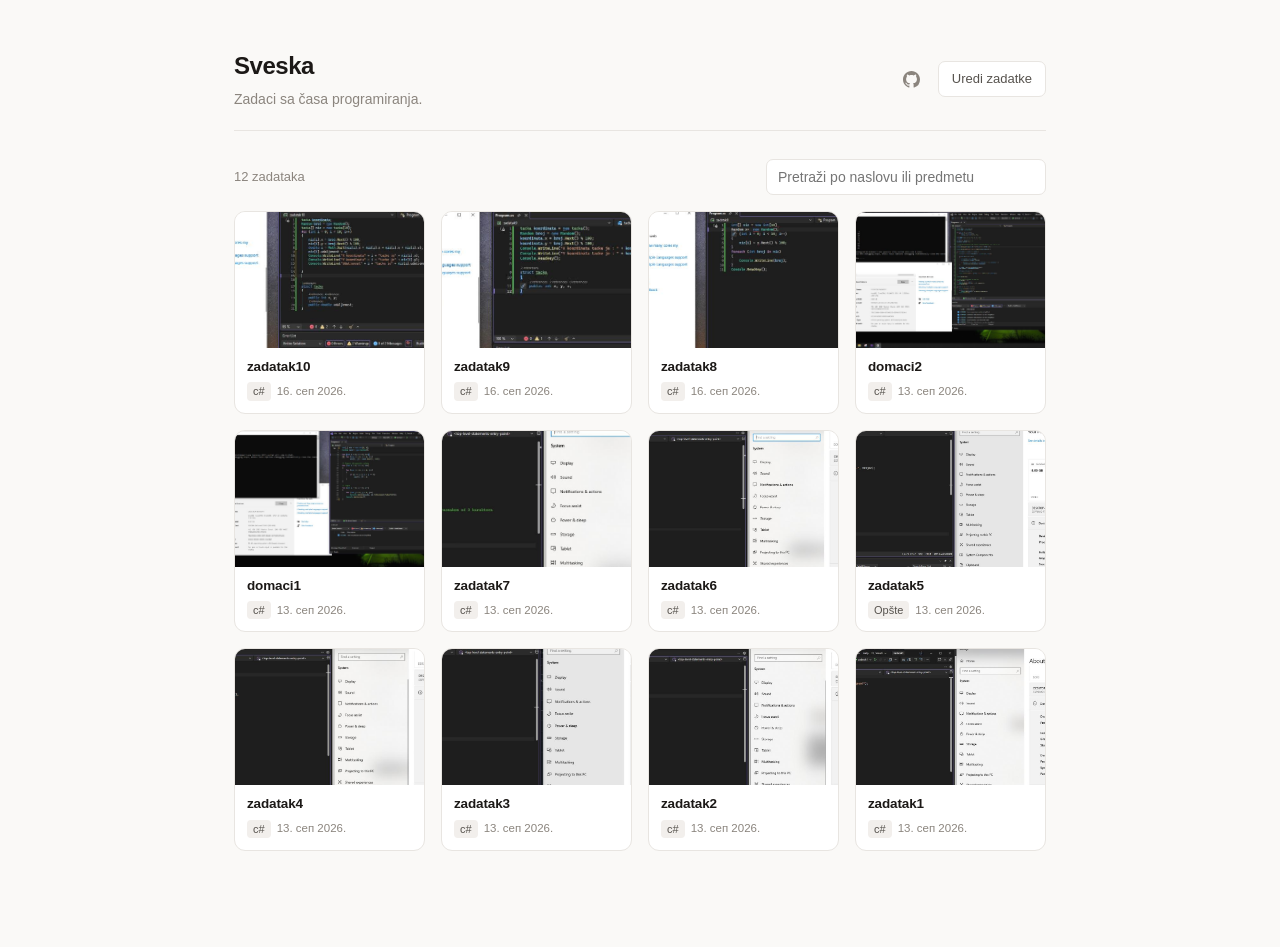
<file: index.html>
<!DOCTYPE html>
<html lang="sr">
<head>
<meta charset="UTF-8">
<meta name="viewport" content="width=device-width, initial-scale=1.0">
<meta name="description" content="Zadaci sa časa programiranja.">
<title>Sveska</title>
<link rel="stylesheet" href="style.css">
</head>
<body>
<div class="wrap">
  <header class="page-head">
    <div>
      <h1>Sveska</h1>
      <p class="sub">Zadaci sa časa programiranja.</p>
    </div>
    <div class="head-actions">
      <a class="icon-link" href="https://github.com/MlazicM" target="_blank" rel="noopener" title="Moj GitHub profil" aria-label="Otvori moj GitHub profil" style="color:#8b857e;text-decoration:none"><svg width="17" height="17" viewBox="0 0 16 16" fill="currentColor" aria-hidden="true"><path d="M8 0C3.58 0 0 3.58 0 8c0 3.54 2.29 6.53 5.47 7.59.4.07.55-.17.55-.38 0-.19-.01-.82-.01-1.49-2.01.37-2.53-.49-2.69-.94-.09-.23-.48-.94-.82-1.13-.28-.15-.68-.52-.01-.53.63-.01 1.08.58 1.23.82.72 1.21 1.87.87 2.33.66.07-.52.28-.87.51-1.07-1.78-.2-3.64-.89-3.64-3.95 0-.87.31-1.59.82-2.15-.08-.2-.36-1.02.08-2.12 0 0 .67-.21 2.2.82.64-.18 1.32-.27 2-.27s1.36.09 2 .27c1.53-1.04 2.2-.82 2.2-.82.44 1.1.16 1.92.08 2.12.51.56.82 1.27.82 2.15 0 3.07-1.87 3.75-3.65 3.95.29.25.54.73.54 1.48 0 1.07-.01 1.93-.01 2.2 0 .21.15.46.55.38A8.01 8.01 0 0 0 16 8c0-4.42-3.58-8-8-8z"/></svg></a>
      <a class="navlink" href="upload.html">Uredi zadatke</a>
    </div>
  </header>

  <div class="toolbar" id="toolbar" hidden>
    <span class="count" id="count"></span>
    <input type="search" class="search" id="search" placeholder="Pretraži po naslovu ili predmetu" aria-label="Pretraži zadatke">
  </div>

  <div id="status" class="empty">Učitavanje.</div>
  <div id="grid" class="grid" hidden></div>
</div>

<div id="modalRoot"></div>

<script>
let allEntries = [];

function esc(s) {
  return String(s == null ? "" : s).replace(/[&<>"']/g, function (c) {
    return { "&": "&amp;", "<": "&lt;", ">": "&gt;", '"': "&quot;", "'": "&#39;" }[c];
  });
}

function fmtDate(ts) {
  const d = new Date(ts);
  if (isNaN(d.getTime())) return "";
  return d.toLocaleDateString("sr-RS", { day: "2-digit", month: "short", year: "numeric" });
}

function cardHtml(e, i) {
  return '<div class="card" tabindex="0" role="button" data-i="' + i + '" aria-label="Otvori zadatak ' + esc(e.title) + '">' +
    '<img src="' + esc(e.imagePath) + '" alt="Zadatak: ' + esc(e.title) + '" loading="lazy">' +
    '<div class="meta">' +
      '<div class="t">' + esc(e.title) + '</div>' +
      '<div class="s"><span class="tag">' + esc(e.subject) + '</span>' + fmtDate(e.createdAt) + '</div>' +
    '</div>' +
  '</div>';
}

function render(entries) {
  const grid = document.getElementById("grid");
  const statusEl = document.getElementById("status");
  const countEl = document.getElementById("count");

  countEl.textContent = entries.length === 1 ? "1 zadatak" : entries.length + " zadataka";

  if (entries.length === 0) {
    grid.hidden = true;
    statusEl.hidden = false;
    statusEl.textContent = allEntries.length === 0
      ? "Nema još nijednog zadatka."
      : "Nijedan zadatak ne odgovara pretrazi.";
    return;
  }

  statusEl.hidden = true;
  grid.hidden = false;
  grid.innerHTML = entries.map(cardHtml).join("");

  grid.querySelectorAll(".card").forEach(function (el) {
    const entry = entries[Number(el.dataset.i)];
    el.addEventListener("click", function () { openModal(entry); });
    el.addEventListener("keydown", function (ev) {
      if (ev.key === "Enter" || ev.key === " ") {
        ev.preventDefault();
        openModal(entry);
      }
    });
  });
}

function applyFilter() {
  const q = document.getElementById("search").value.trim().toLowerCase();
  if (!q) return render(allEntries);
  render(allEntries.filter(function (e) {
    return (e.title || "").toLowerCase().includes(q) ||
           (e.subject || "").toLowerCase().includes(q) ||
           (e.note || "").toLowerCase().includes(q);
  }));
}

let lbState = { scale: 1, x: 0, y: 0, natW: 0, natH: 0, baseW: 0, baseH: 0 };
const MIN_SCALE = 1;
const MAX_SCALE = 8;

function closeModal() {
  document.getElementById("modalRoot").innerHTML = "";
  document.removeEventListener("keydown", onModalKey);
  window.removeEventListener("resize", fitImage);
  document.body.style.overflow = "";
}

function onModalKey(ev) {
  if (ev.key === "Escape") { closeModal(); return; }
  if (ev.key === "+" || ev.key === "=") { ev.preventDefault(); zoomBy(1.3); }
  if (ev.key === "-" || ev.key === "_") { ev.preventDefault(); zoomBy(1 / 1.3); }
  if (ev.key === "0") { ev.preventDefault(); resetZoom(); }
}

function applyTransform() {
  const img = document.getElementById("lbImg");
  if (!img) return;
  img.style.transform = "translate(" + lbState.x + "px, " + lbState.y + "px) scale(" + lbState.scale + ")";
  const out = document.getElementById("lbZoom");
  if (out) out.textContent = Math.round(lbState.scale * 100) + "%";
}

function clampPan() {
  const stage = document.getElementById("lbStage");
  if (!stage) return;
  const sw = stage.clientWidth;
  const sh = stage.clientHeight;
  const w = lbState.baseW * lbState.scale;
  const h = lbState.baseH * lbState.scale;

  if (w <= sw) lbState.x = (sw - w) / 2;
  else lbState.x = Math.min(0, Math.max(sw - w, lbState.x));

  if (h <= sh) lbState.y = (sh - h) / 2;
  else lbState.y = Math.min(0, Math.max(sh - h, lbState.y));
}

function zoomAt(factor, cx, cy) {
  const next = Math.min(MAX_SCALE, Math.max(MIN_SCALE, lbState.scale * factor));
  if (next === lbState.scale) return;
  const ratio = next / lbState.scale;
  lbState.x = cx - (cx - lbState.x) * ratio;
  lbState.y = cy - (cy - lbState.y) * ratio;
  lbState.scale = next;
  clampPan();
  applyTransform();
}

function zoomBy(factor) {
  const stage = document.getElementById("lbStage");
  if (!stage) return;
  zoomAt(factor, stage.clientWidth / 2, stage.clientHeight / 2);
}

function resetZoom() {
  lbState.scale = 1;
  clampPan();
  applyTransform();
}

function fitImage() {
  const stage = document.getElementById("lbStage");
  const img = document.getElementById("lbImg");
  if (!stage || !img) return;
  const sw = stage.clientWidth;
  const sh = stage.clientHeight;
  const ratio = Math.min(sw / lbState.natW, sh / lbState.natH, 1);
  lbState.baseW = lbState.natW * ratio;
  lbState.baseH = lbState.natH * ratio;
  img.style.width = lbState.baseW + "px";
  img.style.height = lbState.baseH + "px";
  img.style.maxWidth = "none";
  img.style.maxHeight = "none";
  resetZoom();
}

function openModal(e) {
  const root = document.getElementById("modalRoot");
  document.body.style.overflow = "hidden";

  root.innerHTML = '<div class="lightbox" id="lb" role="dialog" aria-modal="true" aria-label="' + esc(e.title) + '">' +
    '<div class="lb-bar">' +
      '<div style="min-width:0">' +
        '<div class="lb-title">' + esc(e.title) + '</div>' +
        '<div class="lb-meta"><span class="tag">' + esc(e.subject) + '</span>' + fmtDate(e.createdAt) + '</div>' +
      '</div>' +
      '<div class="lb-tools">' +
        '<button class="lb-btn" id="lbOut" aria-label="Umanji">&minus;</button>' +
        '<span class="lb-zoom" id="lbZoom">100%</span>' +
        '<button class="lb-btn" id="lbIn" aria-label="Uvećaj">+</button>' +
        '<button class="lb-btn" id="lbFit">Uklopi</button>' +
        '<a class="lb-btn" href="' + esc(e.imagePath) + '" target="_blank" rel="noopener">Original</a>' +
        '<button class="lb-btn" id="lbClose" aria-label="Zatvori">&times;</button>' +
      '</div>' +
    '</div>' +
    '<div class="lb-stage" id="lbStage"><img id="lbImg" src="' + esc(e.imagePath) + '" alt="Zadatak: ' + esc(e.title) + '"></div>' +
    (e.note ? '<div class="lb-note">' + esc(e.note) + '</div>' : '') +
    '<div class="lb-hint">Točkić miša ili dupli klik za zumiranje, prevlačenje za pomeranje. Tasteri + i - i 0, Escape zatvara.</div>' +
  '</div>';

  const stage = document.getElementById("lbStage");
  const img = document.getElementById("lbImg");

  function ready() {
    lbState.natW = img.naturalWidth || stage.clientWidth;
    lbState.natH = img.naturalHeight || stage.clientHeight;
    // Wait one frame so the stage has its final height before measuring.
    requestAnimationFrame(fitImage);
  }
  if (img.complete && img.naturalWidth) ready();
  else img.addEventListener("load", ready);

  document.getElementById("lbClose").addEventListener("click", closeModal);
  document.getElementById("lbIn").addEventListener("click", function () { zoomBy(1.35); });
  document.getElementById("lbOut").addEventListener("click", function () { zoomBy(1 / 1.35); });
  document.getElementById("lbFit").addEventListener("click", resetZoom);

  stage.addEventListener("wheel", function (ev) {
    ev.preventDefault();
    const r = stage.getBoundingClientRect();
    zoomAt(ev.deltaY < 0 ? 1.18 : 1 / 1.18, ev.clientX - r.left, ev.clientY - r.top);
  }, { passive: false });

  stage.addEventListener("dblclick", function (ev) {
    if (moved) return;
    const r = stage.getBoundingClientRect();
    if (lbState.scale > 1.05) resetZoom();
    else zoomAt(2.6, ev.clientX - r.left, ev.clientY - r.top);
  });

  let dragging = false;
  let moved = false;
  let startX = 0;
  let startY = 0;
  const pointers = new Map();
  let pinchDist = 0;

  stage.addEventListener("pointerdown", function (ev) {
    pointers.set(ev.pointerId, { x: ev.clientX, y: ev.clientY });
    if (pointers.size === 2) {
      const p = Array.from(pointers.values());
      pinchDist = Math.hypot(p[0].x - p[1].x, p[0].y - p[1].y);
      dragging = false;
      return;
    }
    dragging = true;
    moved = false;
    startX = ev.clientX - lbState.x;
    startY = ev.clientY - lbState.y;
    stage.classList.add("dragging");
    stage.setPointerCapture(ev.pointerId);
  });

  stage.addEventListener("pointermove", function (ev) {
    if (pointers.has(ev.pointerId)) pointers.set(ev.pointerId, { x: ev.clientX, y: ev.clientY });

    if (pointers.size === 2) {
      const p = Array.from(pointers.values());
      const dist = Math.hypot(p[0].x - p[1].x, p[0].y - p[1].y);
      if (pinchDist > 0) {
        const r = stage.getBoundingClientRect();
        zoomAt(dist / pinchDist, (p[0].x + p[1].x) / 2 - r.left, (p[0].y + p[1].y) / 2 - r.top);
      }
      pinchDist = dist;
      return;
    }

    if (!dragging) return;
    moved = true;
    lbState.x = ev.clientX - startX;
    lbState.y = ev.clientY - startY;
    clampPan();
    applyTransform();
  });

  function endPointer(ev) {
    pointers.delete(ev.pointerId);
    if (pointers.size < 2) pinchDist = 0;
    if (pointers.size === 0) {
      dragging = false;
      stage.classList.remove("dragging");
    }
  }
  stage.addEventListener("pointerup", endPointer);
  stage.addEventListener("pointercancel", endPointer);

  window.addEventListener("resize", fitImage);
  document.getElementById("lbClose").focus();
  document.addEventListener("keydown", onModalKey);
}

async function load() {
  const statusEl = document.getElementById("status");
  try {
    const res = await fetch("entries.json?t=" + Date.now(), { cache: "no-store" });
    if (!res.ok) throw new Error("HTTP " + res.status);

    const data = await res.json();
    if (!Array.isArray(data)) throw new Error("neispravan format");

    allEntries = data
      .filter(function (e) { return e && e.imagePath && e.title; })
      .sort(function (a, b) { return (b.createdAt || 0) - (a.createdAt || 0); });

    document.getElementById("toolbar").hidden = allEntries.length === 0;
    document.getElementById("search").addEventListener("input", applyFilter);
    render(allEntries);
  } catch (err) {
    statusEl.hidden = false;
    statusEl.textContent = "Ne mogu da učitam svesku. Osveži stranicu za koji trenutak.";
  }
}

load();
</script>
</body>
</html>
</file>
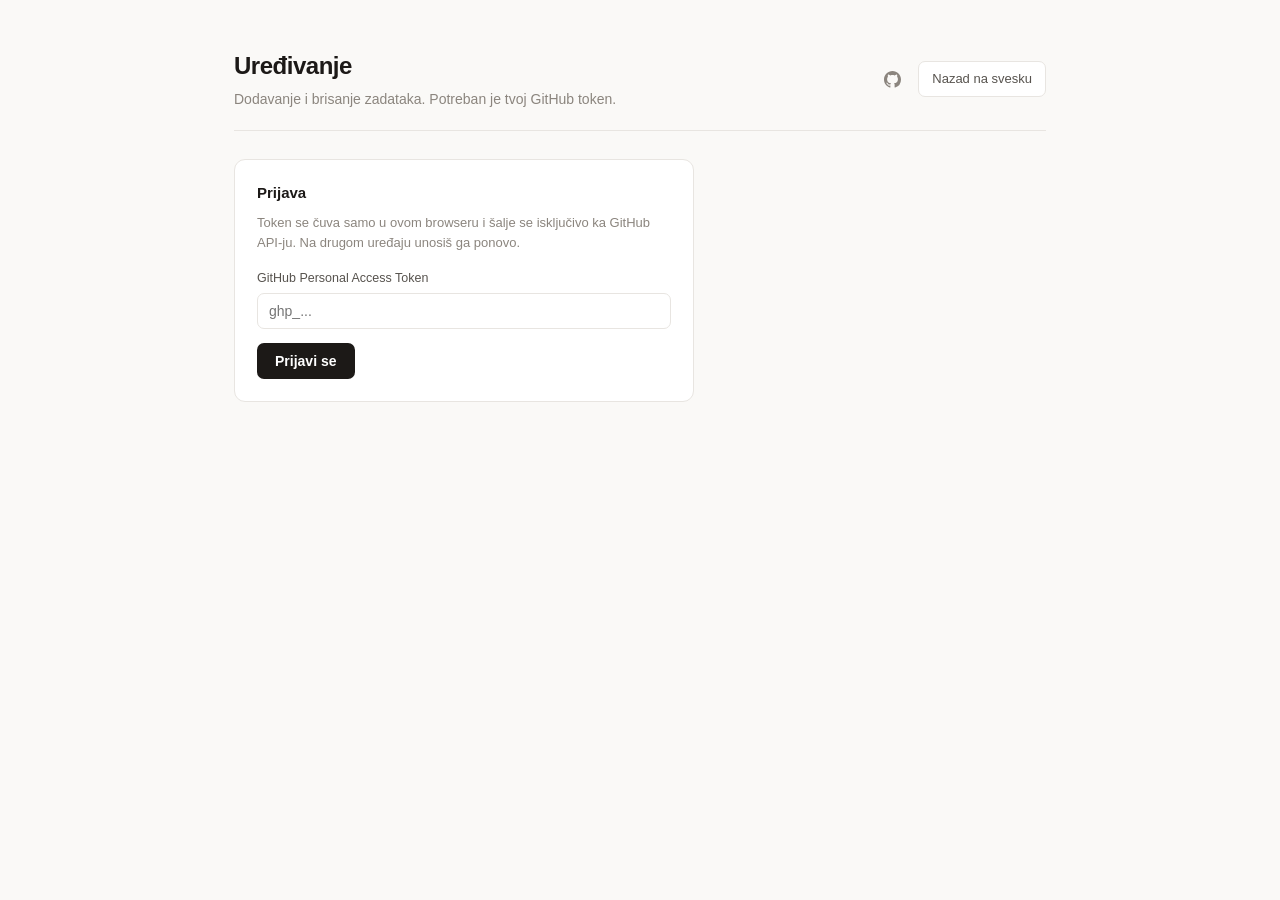
<file: upload.html>
<!DOCTYPE html>
<html lang="sr">
<head>
<meta charset="UTF-8">
<meta name="viewport" content="width=device-width, initial-scale=1.0">
<title>Sveska: uređivanje</title>
<link rel="stylesheet" href="style.css">
</head>
<body>
<div class="wrap">
  <header class="page-head">
    <div>
      <h1>Uređivanje</h1>
      <p class="sub">Dodavanje i brisanje zadataka. Potreban je tvoj GitHub token.</p>
    </div>
    <div class="head-actions">
      <a class="icon-link" href="https://github.com/MlazicM" target="_blank" rel="noopener" title="Moj GitHub profil" aria-label="Otvori moj GitHub profil" style="color:#8b857e;text-decoration:none"><svg width="17" height="17" viewBox="0 0 16 16" fill="currentColor" aria-hidden="true"><path d="M8 0C3.58 0 0 3.58 0 8c0 3.54 2.29 6.53 5.47 7.59.4.07.55-.17.55-.38 0-.19-.01-.82-.01-1.49-2.01.37-2.53-.49-2.69-.94-.09-.23-.48-.94-.82-1.13-.28-.15-.68-.52-.01-.53.63-.01 1.08.58 1.23.82.72 1.21 1.87.87 2.33.66.07-.52.28-.87.51-1.07-1.78-.2-3.64-.89-3.64-3.95 0-.87.31-1.59.82-2.15-.08-.2-.36-1.02.08-2.12 0 0 .67-.21 2.2.82.64-.18 1.32-.27 2-.27s1.36.09 2 .27c1.53-1.04 2.2-.82 2.2-.82.44 1.1.16 1.92.08 2.12.51.56.82 1.27.82 2.15 0 3.07-1.87 3.75-3.65 3.95.29.25.54.73.54 1.48 0 1.07-.01 1.93-.01 2.2 0 .21.15.46.55.38A8.01 8.01 0 0 0 16 8c0-4.42-3.58-8-8-8z"/></svg></a>
      <a class="navlink" href="index.html">Nazad na svesku</a>
    </div>
  </header>

  <form class="gate" id="gateForm">
    <h2>Prijava</h2>
    <p>Token se čuva samo u ovom browseru i šalje se isključivo ka GitHub API-ju. Na drugom uređaju unosiš ga ponovo.</p>
    <div class="field">
      <label class="lbl" for="tokenInput">GitHub Personal Access Token</label>
      <input type="password" id="tokenInput" autocomplete="off" placeholder="ghp_...">
    </div>
    <div id="gateErr" class="err" hidden></div>
    <button type="submit" class="primary" id="saveTokenBtn">Prijavi se</button>
  </form>

  <div id="app" hidden>
    <form class="panel" id="entryForm">
      <h2>Novi zadatak</h2>

      <div class="field field-row">
        <div>
          <label class="lbl" for="naslov">Naslov</label>
          <input type="text" id="naslov" placeholder="npr. Zadatak 3, nizovi">
        </div>
        <div>
          <label class="lbl" for="predmet">Predmet</label>
          <input type="text" id="predmet" placeholder="npr. C, Python">
        </div>
      </div>

      <div class="field">
        <label class="lbl" for="napomena">Napomena</label>
        <textarea id="napomena" placeholder="Opciono: rešenje, zamke, šta ponoviti."></textarea>
      </div>

      <div class="field">
        <span class="lbl">Slika zadatka</span>
        <div class="dropzone">
          <label class="file-label" for="fileInput">Izaberi sliku</label>
          <input type="file" id="fileInput" accept="image/*" hidden>
          <span class="dz-hint" id="dzHint">Slika se automatski smanjuje pre slanja.</span>
          <div id="previewWrap"></div>
        </div>
      </div>

      <div id="formErr" class="err" hidden></div>

      <div class="actions">
        <button type="submit" class="primary" id="submitBtn">Sačuvaj zadatak</button>
        <span id="statusMsg" class="hint"></span>
      </div>
    </form>

    <div class="toolbar">
      <span class="count" id="count"></span>
      <button class="ghost" id="refreshBtn" type="button">Osveži listu</button>
    </div>

    <div id="listStatus" class="empty">Učitavanje.</div>
    <div id="grid" class="grid" hidden></div>

    <div style="margin-top:28px">
      <button class="ghost" id="logoutBtn" type="button">Odjavi se sa ovog uređaja</button>
    </div>
  </div>
</div>

<script>
const OWNER = "MlazicM";
const REPO = "sveska";
const BRANCH = "main";
const API = "https://api.github.com/repos/" + OWNER + "/" + REPO;
const TOKEN_KEY = "sveska_gh_token";
const MAX_RETRIES = 4;

let token = localStorage.getItem(TOKEN_KEY) || "";
let imgDataUrl = null;

function ghHeaders() {
  return {
    Authorization: "Bearer " + token,
    Accept: "application/vnd.github+json",
    "X-GitHub-Api-Version": "2022-11-28"
  };
}

function utf8ToB64(str) {
  return btoa(String.fromCharCode.apply(null, new TextEncoder().encode(str)));
}

function b64ToUtf8(b64) {
  const bin = atob(b64.replace(/\s/g, ""));
  const bytes = new Uint8Array(bin.length);
  for (let i = 0; i < bin.length; i++) bytes[i] = bin.charCodeAt(i);
  return new TextDecoder().decode(bytes);
}

function esc(s) {
  return String(s == null ? "" : s).replace(/[&<>"']/g, function (c) {
    return { "&": "&amp;", "<": "&lt;", ">": "&gt;", '"': "&quot;", "'": "&#39;" }[c];
  });
}

function fmtDate(ts) {
  const d = new Date(ts);
  if (isNaN(d.getTime())) return "";
  return d.toLocaleDateString("sr-RS", { day: "2-digit", month: "short", year: "numeric" });
}

function ghError(status, bodyText) {
  if (status === 401) return "Token nije prihvaćen. Verovatno je istekao ili obrisan.";
  if (status === 403) return "GitHub je odbio zahtev. Token nema dozvolu za pisanje, ili si dostigao limit broja zahteva.";
  if (status === 404) return "Repozitorijum nije pronađen. Proveri da li je token vezan za repo 'sveska'.";
  if (status === 409 || status === 422) return "Fajl je u međuvremenu promenjen. Pokušaj ponovo.";
  return "GitHub greška " + status + ". " + (bodyText || "").slice(0, 160);
}

async function gh(path, options) {
  const res = await fetch(path, Object.assign({ headers: ghHeaders(), cache: "no-store" }, options || {}));
  return res;
}

async function verifyToken() {
  const res = await gh(API);
  if (!res.ok) {
    const err = new Error(ghError(res.status, ""));
    err.status = res.status;
    throw err;
  }
  return true;
}

async function getEntriesFile() {
  const res = await gh(API + "/contents/entries.json?ref=" + BRANCH + "&t=" + Date.now());
  if (res.status === 404) return { entries: [], sha: null };
  if (!res.ok) {
    const err = new Error(ghError(res.status, await res.text()));
    err.status = res.status;
    throw err;
  }
  const data = await res.json();
  let entries = [];
  try {
    entries = JSON.parse(b64ToUtf8(data.content) || "[]");
  } catch (e) {
    throw new Error("entries.json nije ispravan JSON. Popravi ga ručno na GitHub-u.");
  }
  if (!Array.isArray(entries)) throw new Error("entries.json mora biti niz.");
  return { entries: entries, sha: data.sha };
}

async function putFile(path, contentB64, message, sha) {
  const body = { message: message, content: contentB64, branch: BRANCH };
  if (sha) body.sha = sha;
  const res = await gh(API + "/contents/" + path, {
    method: "PUT",
    headers: Object.assign(ghHeaders(), { "Content-Type": "application/json" }),
    body: JSON.stringify(body)
  });
  if (!res.ok) {
    const text = await res.text();
    const err = new Error(ghError(res.status, text));
    err.status = res.status;
    throw err;
  }
  return res.json();
}

async function deleteFile(path, sha, message) {
  const res = await gh(API + "/contents/" + path, {
    method: "DELETE",
    headers: Object.assign(ghHeaders(), { "Content-Type": "application/json" }),
    body: JSON.stringify({ message: message, sha: sha, branch: BRANCH })
  });
  if (!res.ok) {
    const err = new Error(ghError(res.status, await res.text()));
    err.status = res.status;
    throw err;
  }
}

async function deleteImage(imagePath, message) {
  const res = await gh(API + "/contents/" + imagePath + "?ref=" + BRANCH + "&t=" + Date.now());
  if (!res.ok) return false;
  const data = await res.json();
  await deleteFile(imagePath, data.sha, message);
  return true;
}

// Reads entries.json, applies mutate(entries) -> newEntries, writes it back.
// Retries with a fresh sha when GitHub reports a write conflict (409 or 422),
// because another write landed between our read and our write.
async function updateEntriesJson(mutate, message) {
  let lastErr;
  for (let attempt = 0; attempt < MAX_RETRIES; attempt++) {
    const current = await getEntriesFile();
    const newEntries = mutate(current.entries.slice());
    const content = utf8ToB64(JSON.stringify(newEntries, null, 2));
    try {
      await putFile("entries.json", content, message, current.sha);
      return newEntries;
    } catch (err) {
      lastErr = err;
      if (err.status === 409 || err.status === 422) {
        await new Promise(function (r) { setTimeout(r, 250 * (attempt + 1)); });
        continue;
      }
      throw err;
    }
  }
  throw lastErr;
}

function compressImage(file, maxDim, quality) {
  maxDim = maxDim || 1400;
  quality = quality || 0.75;
  return new Promise(function (resolve, reject) {
    if (!file.type.startsWith("image/")) {
      reject(new Error("Izabrani fajl nije slika."));
      return;
    }
    const reader = new FileReader();
    reader.onerror = function () { reject(new Error("Ne mogu da pročitam fajl.")); };
    reader.onload = function (e) {
      const img = new Image();
      img.onerror = function () { reject(new Error("Slika je oštećena ili u nepodržanom formatu.")); };
      img.onload = function () {
        let w = img.naturalWidth;
        let h = img.naturalHeight;
        if (!w || !h) { reject(new Error("Slika nema validne dimenzije.")); return; }
        if (w > maxDim || h > maxDim) {
          const scale = maxDim / Math.max(w, h);
          w = Math.round(w * scale);
          h = Math.round(h * scale);
        }
        const canvas = document.createElement("canvas");
        canvas.width = w;
        canvas.height = h;
        const ctx = canvas.getContext("2d");
        ctx.fillStyle = "#ffffff";
        ctx.fillRect(0, 0, w, h);
        ctx.drawImage(img, 0, 0, w, h);
        resolve(canvas.toDataURL("image/jpeg", quality));
      };
      img.src = e.target.result;
    };
    reader.readAsDataURL(file);
  });
}

function showErr(elId, msg) {
  const el = document.getElementById(elId);
  el.textContent = msg || "";
  el.hidden = !msg;
}

function setBusy(busy, label) {
  const btn = document.getElementById("submitBtn");
  btn.disabled = busy;
  btn.innerHTML = busy ? '<span class="spinner"></span>' + (label || "Snimanje") : "Sačuvaj zadatak";
}

async function refreshList() {
  const listStatus = document.getElementById("listStatus");
  const grid = document.getElementById("grid");
  const countEl = document.getElementById("count");

  listStatus.hidden = false;
  listStatus.textContent = "Učitavanje.";
  grid.hidden = true;

  try {
    const result = await getEntriesFile();
    const entries = result.entries
      .filter(function (e) { return e && e.id && e.title; })
      .sort(function (a, b) { return (b.createdAt || 0) - (a.createdAt || 0); });

    countEl.textContent = entries.length === 1 ? "1 zadatak" : entries.length + " zadataka";

    if (entries.length === 0) {
      listStatus.textContent = "Nema još nijednog zadatka.";
      return;
    }

    listStatus.hidden = true;
    grid.hidden = false;
    grid.innerHTML = entries.map(function (e) {
      return '<div class="card">' +
        '<img src="' + esc(e.imagePath) + '" alt="Zadatak: ' + esc(e.title) + '" loading="lazy">' +
        '<button class="del-btn" type="button" data-id="' + esc(e.id) + '" data-title="' + esc(e.title) + '">Obriši</button>' +
        '<div class="meta">' +
          '<div class="t">' + esc(e.title) + '</div>' +
          '<div class="s"><span class="tag">' + esc(e.subject || "Opšte") + '</span>' + fmtDate(e.createdAt) + '</div>' +
        '</div>' +
      '</div>';
    }).join("");

    grid.querySelectorAll(".del-btn").forEach(function (btn) {
      btn.addEventListener("click", function (ev) {
        ev.stopPropagation();
        if (!confirm('Obrisati zadatak "' + btn.dataset.title + '"?')) return;
        removeEntry(btn.dataset.id, btn, btn.dataset.title);
      });
    });
  } catch (err) {
    listStatus.hidden = false;
    listStatus.textContent = "Ne mogu da učitam listu. " + err.message;
  }
}

async function removeEntry(id, btn, title) {
  if (btn) { btn.disabled = true; btn.textContent = "Brisanje"; }
  try {
    let target = null;
    await updateEntriesJson(function (entries) {
      target = entries.find(function (e) { return e.id === id; }) || null;
      return entries.filter(function (e) { return e.id !== id; });
    }, "Ukloni zadatak: " + (title || id));

    if (target && target.imagePath) {
      try {
        await deleteImage(target.imagePath, "Ukloni sliku: " + target.title);
      } catch (e) {
        // Entry is already gone from the list, so a leftover image file is
        // harmless. Not worth failing the delete over.
      }
    }
    await refreshList();
  } catch (err) {
    alert("Brisanje nije uspelo. " + err.message);
    if (btn) { btn.disabled = false; btn.textContent = "Obriši"; }
  }
}

document.getElementById("fileInput").addEventListener("change", async function (e) {
  const file = e.target.files[0];
  if (!file) return;
  showErr("formErr", "");
  const hint = document.getElementById("dzHint");
  hint.textContent = "Obrada slike.";
  try {
    imgDataUrl = await compressImage(file);
    const kb = Math.round((imgDataUrl.length * 0.75) / 1024);
    hint.textContent = "Spremno, oko " + kb + " KB.";
    const wrap = document.getElementById("previewWrap");
    wrap.innerHTML = '<div class="preview-thumb"><img src="' + imgDataUrl + '" alt="Pregled"><button type="button" id="clearImgBtn" aria-label="Ukloni sliku">&times;</button></div>';
    document.getElementById("clearImgBtn").addEventListener("click", function () {
      imgDataUrl = null;
      wrap.innerHTML = "";
      document.getElementById("fileInput").value = "";
      hint.textContent = "Slika se automatski smanjuje pre slanja.";
    });
  } catch (err) {
    imgDataUrl = null;
    hint.textContent = "Slika se automatski smanjuje pre slanja.";
    showErr("formErr", err.message);
  }
});

document.getElementById("entryForm").addEventListener("submit", async function (e) {
  e.preventDefault();
  showErr("formErr", "");

  const naslov = document.getElementById("naslov").value.trim();
  const predmet = document.getElementById("predmet").value.trim() || "Opšte";
  const napomena = document.getElementById("napomena").value.trim();
  const statusMsg = document.getElementById("statusMsg");

  if (!naslov) {
    showErr("formErr", "Unesi naslov zadatka.");
    document.getElementById("naslov").focus();
    return;
  }
  if (!imgDataUrl) {
    showErr("formErr", "Dodaj sliku zadatka.");
    return;
  }

  setBusy(true, "Slanje slike");
  statusMsg.textContent = "";

  const id = String(Date.now()) + "-" + Math.random().toString(36).slice(2, 8);
  const imagePath = "images/" + id + ".jpg";
  let imageUploaded = false;

  try {
    await putFile(imagePath, imgDataUrl.split(",")[1], "Dodaj sliku: " + naslov);
    imageUploaded = true;

    setBusy(true, "Upisivanje");
    await updateEntriesJson(function (entries) {
      entries.push({
        id: id,
        title: naslov,
        subject: predmet,
        note: napomena,
        imagePath: imagePath,
        createdAt: Date.now()
      });
      return entries;
    }, "Dodaj zadatak: " + naslov);

    document.getElementById("naslov").value = "";
    document.getElementById("predmet").value = "";
    document.getElementById("napomena").value = "";
    document.getElementById("previewWrap").innerHTML = "";
    document.getElementById("fileInput").value = "";
    document.getElementById("dzHint").textContent = "Slika se automatski smanjuje pre slanja.";
    imgDataUrl = null;

    statusMsg.innerHTML = '<span class="ok-msg">Sačuvano.</span>';
    setTimeout(function () { statusMsg.textContent = ""; }, 4000);
    await refreshList();
  } catch (err) {
    // If the image landed but the index write failed, remove the image so it
    // does not sit in the repo unreferenced by any entry.
    if (imageUploaded) {
      try {
        await deleteImage(imagePath, "Poništi nedovršeni upload: " + naslov);
      } catch (e) {}
    }
    showErr("formErr", "Snimanje nije uspelo. " + err.message);
  } finally {
    setBusy(false);
  }
});

document.getElementById("gateForm").addEventListener("submit", async function (e) {
  e.preventDefault();
  const val = document.getElementById("tokenInput").value.trim();
  const btn = document.getElementById("saveTokenBtn");
  showErr("gateErr", "");

  if (!val) {
    showErr("gateErr", "Unesi token.");
    return;
  }

  btn.disabled = true;
  btn.textContent = "Provera";
  const previous = token;
  token = val;

  try {
    await verifyToken();
    localStorage.setItem(TOKEN_KEY, token);
    document.getElementById("tokenInput").value = "";
    enterApp();
  } catch (err) {
    token = previous;
    showErr("gateErr", err.message);
  } finally {
    btn.disabled = false;
    btn.textContent = "Prijavi se";
  }
});

document.getElementById("refreshBtn").addEventListener("click", refreshList);

document.getElementById("logoutBtn").addEventListener("click", function () {
  if (!confirm("Ukloniti token sa ovog uređaja?")) return;
  localStorage.removeItem(TOKEN_KEY);
  location.reload();
});

function enterApp() {
  document.getElementById("gateForm").hidden = true;
  document.getElementById("app").hidden = false;
  refreshList();
}

(async function init() {
  if (!token) return;
  try {
    await verifyToken();
    enterApp();
  } catch (err) {
    localStorage.removeItem(TOKEN_KEY);
    token = "";
    showErr("gateErr", "Prethodni token više ne važi. Unesi novi.");
  }
})();
</script>
</body>
</html>
</file>
<file: style.css>
:root {
  --paper: #faf9f7;
  --card: #ffffff;
  --ink: #1c1917;
  --ink-soft: #57534e;
  --muted: #8b857e;
  --line: #e8e5e1;
  --line-soft: #f2efec;
  --accent: #1c1917;
  --danger: #b3261e;
  --ok: #2d6a4f;
  --shadow: 0 1px 2px rgba(28, 25, 23, 0.04), 0 4px 12px rgba(28, 25, 23, 0.05);
}

* { box-sizing: border-box; }

html { -webkit-text-size-adjust: 100%; }

body {
  margin: 0;
  background: var(--paper);
  color: var(--ink);
  font-family: ui-sans-serif, -apple-system, BlinkMacSystemFont, "Segoe UI", Roboto, sans-serif;
  line-height: 1.5;
}

.wrap {
  max-width: 860px;
  margin: 0 auto;
  padding: 48px 24px 96px;
}

.page-head {
  display: flex;
  align-items: center;
  justify-content: space-between;
  gap: 16px;
  padding-bottom: 20px;
  border-bottom: 1px solid var(--line);
  margin-bottom: 28px;
  flex-wrap: wrap;
}

.page-head > div:first-child { min-width: 0; }

h1 {
  font-size: 24px;
  font-weight: 650;
  letter-spacing: -0.02em;
  margin: 0;
}

.sub {
  color: var(--muted);
  font-size: 14px;
  margin: 5px 0 0;
}

.navlink {
  display: inline-flex;
  align-items: center;
  gap: 6px;
  color: var(--ink-soft);
  font-size: 13px;
  font-weight: 500;
  text-decoration: none;
  border: 1px solid var(--line);
  background: var(--card);
  border-radius: 7px;
  padding: 7px 13px;
  white-space: nowrap;
  transition: border-color 0.15s, color 0.15s;
}
.navlink:hover { border-color: #d6d1cb; color: var(--ink); }

.toolbar {
  display: flex;
  align-items: center;
  justify-content: space-between;
  gap: 12px;
  margin-bottom: 16px;
  flex-wrap: wrap;
}

.count { font-size: 13px; color: var(--muted); }

.search { flex: 1; min-width: 180px; max-width: 280px; }

.grid {
  display: grid;
  grid-template-columns: repeat(auto-fill, minmax(170px, 1fr));
  grid-auto-rows: 1fr;
  gap: 16px;
  align-items: stretch;
}

.card {
  background: var(--card);
  border: 1px solid var(--line);
  border-radius: 11px;
  overflow: hidden;
  cursor: pointer;
  position: relative;
  display: flex;
  flex-direction: column;
  height: 100%;
  transition: border-color 0.15s, box-shadow 0.15s, transform 0.15s;
}
.card:hover {
  border-color: #d6d1cb;
  box-shadow: var(--shadow);
  transform: translateY(-1px);
}
.card:focus-visible { outline: 2px solid var(--ink); outline-offset: 2px; }

.card img {
  width: 100%;
  height: 136px;
  flex-shrink: 0;
  object-fit: cover;
  display: block;
  background: var(--line-soft);
}

.card .meta {
  padding: 10px 12px 12px;
  display: flex;
  flex-direction: column;
  flex: 1;
  min-width: 0;
}

.card .meta .t {
  font-size: 13.5px;
  font-weight: 600;
  letter-spacing: -0.01em;
  line-height: 1.35;
  display: -webkit-box;
  -webkit-line-clamp: 2;
  -webkit-box-orient: vertical;
  overflow: hidden;
  word-break: break-word;
}

.card .meta .s {
  font-size: 11.5px;
  color: var(--muted);
  margin-top: auto;
  padding-top: 6px;
  display: flex;
  align-items: center;
  gap: 6px;
  flex-wrap: wrap;
}

.tag {
  display: inline-block;
  background: var(--line-soft);
  color: var(--ink-soft);
  border-radius: 4px;
  padding: 1px 6px;
  font-size: 11px;
  font-weight: 500;
  max-width: 100%;
  overflow: hidden;
  text-overflow: ellipsis;
  white-space: nowrap;
}

.empty {
  text-align: center;
  padding: 72px 20px;
  color: var(--muted);
  font-size: 14px;
  border: 1px dashed var(--line);
  border-radius: 11px;
  background: rgba(255, 255, 255, 0.5);
}

.overlay {
  position: fixed;
  inset: 0;
  background: rgba(28, 25, 23, 0.55);
  display: flex;
  align-items: center;
  justify-content: center;
  padding: 20px;
  z-index: 50;
}

.modal {
  background: var(--card);
  border-radius: 12px;
  max-width: 560px;
  width: 100%;
  max-height: 88vh;
  overflow-y: auto;
  box-shadow: 0 12px 40px rgba(28, 25, 23, 0.22);
}

.modal img {
  width: 100%;
  max-height: 56vh;
  object-fit: contain;
  background: var(--line-soft);
  display: block;
}

.modal .body { padding: 18px 20px 20px; }

.modal .row {
  display: flex;
  justify-content: space-between;
  align-items: flex-start;
  gap: 12px;
}

.modal h2 {
  font-size: 17px;
  font-weight: 650;
  letter-spacing: -0.01em;
  margin: 0;
}

.modal .close {
  background: none;
  border: none;
  cursor: pointer;
  font-size: 22px;
  color: var(--muted);
  line-height: 1;
  padding: 0 4px;
}
.modal .close:hover { color: var(--ink); }

.modal .stamp {
  font-size: 12px;
  color: var(--muted);
  margin-top: 5px;
  display: flex;
  align-items: center;
  gap: 7px;
}

.modal .note {
  font-size: 14px;
  margin-top: 14px;
  padding-top: 14px;
  border-top: 1px solid var(--line-soft);
  color: var(--ink-soft);
  white-space: pre-wrap;
}

.panel {
  background: var(--card);
  border: 1px solid var(--line);
  border-radius: 11px;
  padding: 20px;
  margin-bottom: 32px;
}

.panel h2 {
  font-size: 15px;
  font-weight: 600;
  margin: 0 0 16px;
  letter-spacing: -0.01em;
}

.field { margin-bottom: 14px; }

.field-row { display: grid; grid-template-columns: 1fr 1fr; gap: 12px; }

@media (max-width: 540px) {
  .field-row { grid-template-columns: 1fr; }
  .wrap { padding: 32px 16px 72px; }
}

label.lbl {
  display: block;
  font-size: 12.5px;
  font-weight: 500;
  color: var(--ink-soft);
  margin-bottom: 5px;
}

input[type=text],
input[type=password],
input[type=search],
textarea {
  width: 100%;
  border: 1px solid var(--line);
  border-radius: 7px;
  padding: 9px 11px;
  font-size: 14px;
  font-family: inherit;
  color: var(--ink);
  background: var(--card);
  transition: border-color 0.15s, box-shadow 0.15s;
}

input:focus, textarea:focus {
  outline: none;
  border-color: #b9b2aa;
  box-shadow: 0 0 0 3px rgba(28, 25, 23, 0.06);
}

textarea { resize: vertical; min-height: 66px; }

.dropzone {
  display: flex;
  align-items: center;
  gap: 14px;
  border: 1px dashed var(--line);
  border-radius: 9px;
  padding: 14px;
  background: rgba(250, 249, 247, 0.6);
  flex-wrap: wrap;
}

label.file-label {
  display: inline-flex;
  align-items: center;
  gap: 7px;
  border: 1px solid var(--line);
  background: var(--card);
  border-radius: 7px;
  padding: 8px 13px;
  font-size: 13px;
  font-weight: 500;
  cursor: pointer;
  transition: border-color 0.15s;
  white-space: nowrap;
}
label.file-label:hover { border-color: #d6d1cb; }

.dz-hint { font-size: 12.5px; color: var(--muted); }

button { cursor: pointer; font-family: inherit; }

button.primary {
  background: var(--accent);
  color: #fff;
  border: none;
  border-radius: 7px;
  padding: 10px 18px;
  font-size: 14px;
  font-weight: 550;
  transition: opacity 0.15s;
}
button.primary:hover { opacity: 0.88; }
button.primary:disabled { opacity: 0.45; cursor: default; }

button.ghost {
  background: var(--card);
  border: 1px solid var(--line);
  border-radius: 7px;
  padding: 8px 13px;
  font-size: 13px;
  color: var(--ink-soft);
  transition: border-color 0.15s, color 0.15s;
}
button.ghost:hover { border-color: #d6d1cb; color: var(--ink); }

.actions { display: flex; align-items: center; gap: 12px; margin-top: 4px; flex-wrap: wrap; }

.err {
  color: var(--danger);
  font-size: 13px;
  margin: 10px 0;
  padding: 9px 11px;
  background: rgba(179, 38, 30, 0.05);
  border: 1px solid rgba(179, 38, 30, 0.16);
  border-radius: 7px;
  word-break: break-word;
}

.ok-msg { color: var(--ok); font-size: 13px; font-weight: 500; }
.hint { color: var(--muted); font-size: 12.5px; }

.preview-thumb { position: relative; display: inline-block; }
.preview-thumb img {
  width: 64px;
  height: 64px;
  object-fit: cover;
  border-radius: 7px;
  border: 1px solid var(--line);
  display: block;
}
.preview-thumb button {
  position: absolute;
  top: -7px;
  right: -7px;
  background: var(--ink);
  color: #fff;
  border: none;
  border-radius: 50%;
  width: 20px;
  height: 20px;
  font-size: 12px;
  line-height: 1;
  display: flex;
  align-items: center;
  justify-content: center;
}

.del-btn {
  position: absolute;
  top: 8px;
  right: 8px;
  background: rgba(255, 255, 255, 0.94);
  border: 1px solid var(--line);
  border-radius: 6px;
  padding: 4px 8px;
  font-size: 11.5px;
  font-weight: 500;
  color: var(--danger);
  opacity: 0;
  transition: opacity 0.15s;
}
.card:hover .del-btn,
.del-btn:focus-visible { opacity: 1; }

.gate {
  background: var(--card);
  border: 1px solid var(--line);
  border-radius: 11px;
  padding: 22px;
  max-width: 460px;
}
.gate h2 { font-size: 15px; font-weight: 600; margin: 0 0 8px; }
.gate p { font-size: 13px; color: var(--muted); margin: 0 0 16px; line-height: 1.55; }

.spinner {
  display: inline-block;
  width: 13px;
  height: 13px;
  border: 2px solid rgba(255, 255, 255, 0.35);
  border-top-color: #fff;
  border-radius: 50%;
  animation: spin 0.6s linear infinite;
  vertical-align: -2px;
  margin-right: 7px;
}
@keyframes spin { to { transform: rotate(360deg); } }

@media (prefers-reduced-motion: reduce) {
  * { transition: none !important; animation: none !important; }
}

.lightbox {
  position: fixed;
  inset: 0;
  background: rgba(20, 18, 17, 0.92);
  z-index: 60;
  display: flex;
  flex-direction: column;
}

.lb-bar {
  display: flex;
  align-items: center;
  justify-content: space-between;
  gap: 14px;
  padding: 12px 18px;
  background: rgba(28, 25, 23, 0.55);
  border-bottom: 1px solid rgba(255, 255, 255, 0.09);
  flex-wrap: wrap;
}

.lb-title {
  color: #f5f3f1;
  font-size: 15px;
  font-weight: 600;
  letter-spacing: -0.01em;
  min-width: 0;
  overflow: hidden;
  text-overflow: ellipsis;
  white-space: nowrap;
}

.lb-meta {
  color: rgba(245, 243, 241, 0.62);
  font-size: 12px;
  margin-top: 2px;
  display: flex;
  align-items: center;
  gap: 8px;
}

.lb-meta .tag {
  background: rgba(255, 255, 255, 0.13);
  color: rgba(245, 243, 241, 0.9);
}

.lb-tools { display: flex; align-items: center; gap: 7px; }

.lb-btn {
  background: rgba(255, 255, 255, 0.09);
  border: 1px solid rgba(255, 255, 255, 0.14);
  color: #f5f3f1;
  border-radius: 7px;
  padding: 7px 11px;
  font-size: 13px;
  font-weight: 500;
  line-height: 1;
  min-width: 34px;
  transition: background 0.15s;
}
.lb-btn:hover { background: rgba(255, 255, 255, 0.18); }
.lb-btn:focus-visible { outline: 2px solid #fff; outline-offset: 2px; }

.lb-zoom {
  color: rgba(245, 243, 241, 0.72);
  font-size: 12.5px;
  font-variant-numeric: tabular-nums;
  min-width: 46px;
  text-align: center;
}

.lb-stage {
  flex: 1;
  overflow: hidden;
  position: relative;
  cursor: grab;
  touch-action: none;
  min-height: 0;
}
.lb-stage.dragging { cursor: grabbing; }

.lb-stage img {
  position: absolute;
  top: 0;
  left: 0;
  transform-origin: 0 0;
  user-select: none;
  -webkit-user-drag: none;
  display: block;
}

.lb-note {
  background: rgba(28, 25, 23, 0.55);
  border-top: 1px solid rgba(255, 255, 255, 0.09);
  color: rgba(245, 243, 241, 0.82);
  font-size: 13.5px;
  line-height: 1.55;
  padding: 13px 18px;
  max-height: 22vh;
  overflow-y: auto;
  white-space: pre-wrap;
}

.lb-hint {
  color: rgba(245, 243, 241, 0.45);
  font-size: 11.5px;
  padding: 0 18px 10px;
  background: rgba(28, 25, 23, 0.55);
}

@media (max-width: 560px) {
  .lb-bar { padding: 10px 12px; }
  .lb-hint { display: none; }
}

.head-actions {
  display: flex;
  align-items: center;
  gap: 10px;
  flex-shrink: 0;
}

.icon-link {
  display: inline-flex;
  align-items: center;
  justify-content: center;
  width: 32px;
  height: 32px;
  border-radius: 7px;
  color: var(--muted);
  text-decoration: none;
  flex-shrink: 0;
  transition: color 0.15s, background 0.15s;
}
.icon-link:hover { color: var(--ink); background: var(--line-soft); }
.icon-link:visited { color: var(--muted); }
.icon-link:focus-visible { outline: 2px solid var(--ink); outline-offset: 2px; }
.icon-link svg { width: 17px; height: 17px; display: block; }
</file>
